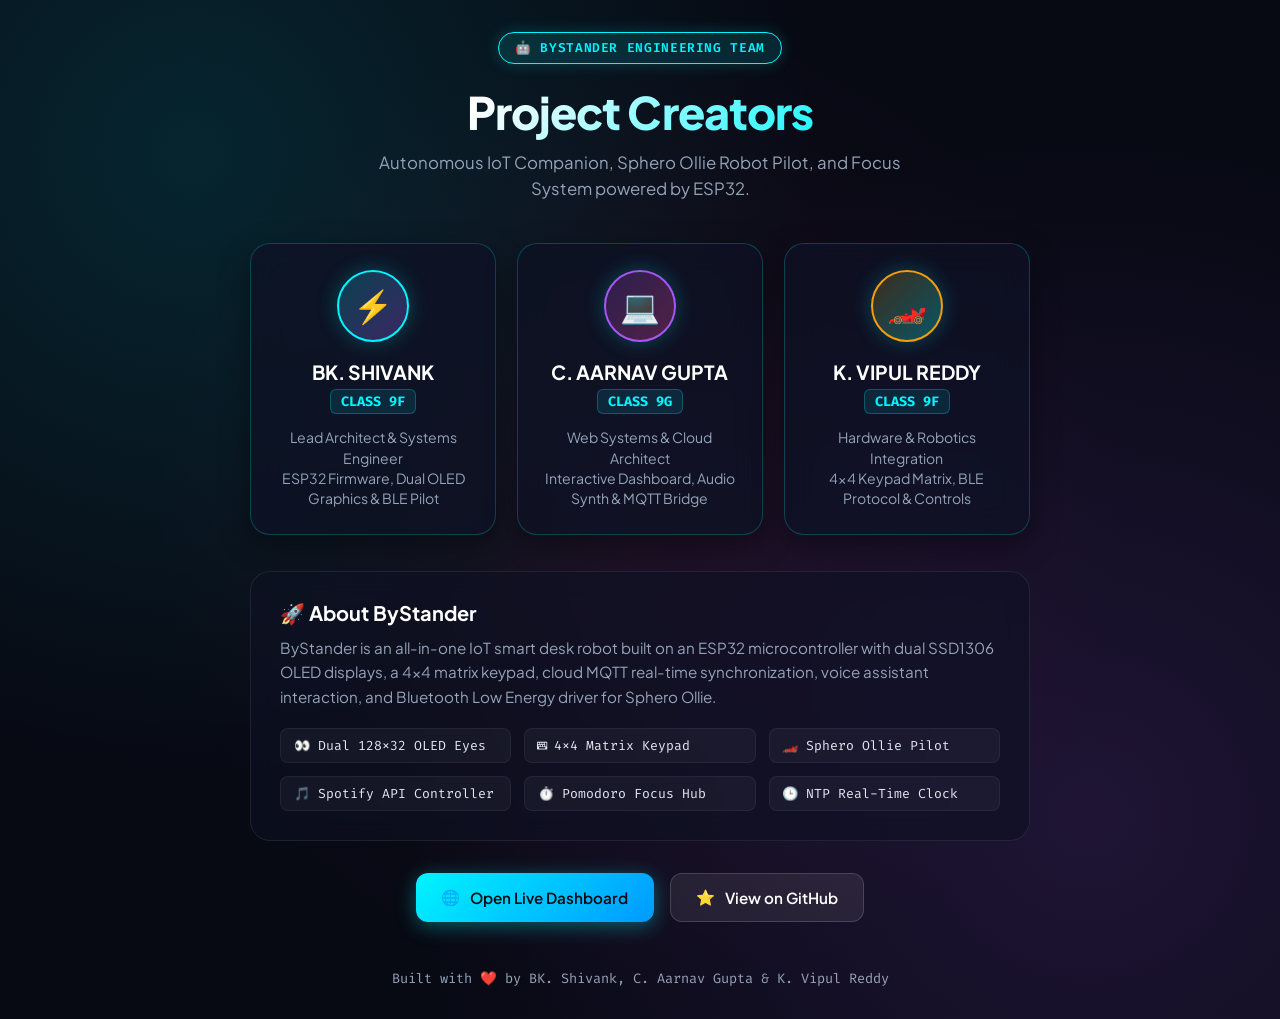
<file: docs/bio.html>
<!DOCTYPE html>
<html lang="en">
<head>
  <meta charset="UTF-8">
  <meta name="viewport" content="width=device-width, initial-scale=1.0">
  <title>Creators Bio • ByStander (DeskBuddy)</title>
  <meta name="description" content="Meet the creators of ByStander (DeskBuddy) - BK. Shivank (9F), C. Aarnav Gupta (9G), and K. Vipul Reddy (9F).">
  <link rel="preconnect" href="https://fonts.googleapis.com">
  <link rel="preconnect" href="https://fonts.gstatic.com" crossorigin>
  <link href="https://fonts.googleapis.com/css2?family=Fira+Code:wght@400;600;700&family=Plus+Jakarta+Sans:wght@400;500;600;700;800&display=swap" rel="stylesheet">
  <style>
    :root {
      --bg-dark: #070913;
      --card-bg: rgba(14, 18, 36, 0.75);
      --card-border: rgba(0, 245, 255, 0.22);
      --accent-cyan: #00f5ff;
      --accent-purple: #a855f7;
      --accent-pink: #ec4899;
      --accent-gold: #f59e0b;
      --text-main: #f1f5f9;
      --text-sub: #94a3b8;
    }

    * {
      box-sizing: border-box;
      margin: 0;
      padding: 0;
    }

    body {
      background: var(--bg-dark);
      background-image: 
        radial-gradient(circle at 15% 15%, rgba(0, 245, 255, 0.12) 0%, transparent 45%),
        radial-gradient(circle at 85% 80%, rgba(168, 85, 247, 0.15) 0%, transparent 50%),
        radial-gradient(circle at 50% 50%, rgba(236, 72, 153, 0.08) 0%, transparent 60%);
      color: var(--text-main);
      font-family: 'Plus Jakarta Sans', -apple-system, BlinkMacSystemFont, sans-serif;
      min-height: 100vh;
      display: flex;
      flex-direction: column;
      align-items: center;
      padding: 2rem 1.2rem;
    }

    .container {
      width: 100%;
      max-width: 780px;
      margin: auto;
    }

    .badge-pill {
      display: inline-flex;
      align-items: center;
      gap: 0.5rem;
      padding: 0.4rem 1rem;
      border-radius: 999px;
      background: rgba(0, 245, 255, 0.12);
      border: 1px solid var(--accent-cyan);
      color: var(--accent-cyan);
      font-family: 'Fira Code', monospace;
      font-size: 0.8rem;
      font-weight: 600;
      letter-spacing: 0.05em;
      text-transform: uppercase;
      margin-bottom: 1.2rem;
      box-shadow: 0 0 15px rgba(0, 245, 255, 0.2);
    }

    .header {
      text-align: center;
      margin-bottom: 2.5rem;
    }

    .header h1 {
      font-size: clamp(2rem, 5vw, 2.8rem);
      font-weight: 800;
      letter-spacing: -0.02em;
      background: linear-gradient(135deg, #ffffff 30%, var(--accent-cyan) 80%, var(--accent-purple) 100%);
      -webkit-background-clip: text;
      -webkit-text-fill-color: transparent;
      margin-bottom: 0.6rem;
    }

    .header p {
      color: var(--text-sub);
      font-size: 1.05rem;
      max-width: 580px;
      margin: 0 auto;
      line-height: 1.6;
    }

    .creators-grid {
      display: grid;
      grid-template-columns: repeat(auto-fit, minmax(230px, 1fr));
      gap: 1.3rem;
      margin-bottom: 2.2rem;
    }

    .creator-card {
      background: var(--card-bg);
      border: 1px solid var(--card-border);
      border-radius: 20px;
      padding: 1.6rem 1.4rem;
      backdrop-filter: blur(16px);
      -webkit-backdrop-filter: blur(16px);
      text-align: center;
      position: relative;
      overflow: hidden;
      transition: transform 0.25s ease, box-shadow 0.25s ease, border-color 0.25s ease;
      box-shadow: 0 10px 30px rgba(0, 0, 0, 0.4);
    }

    .creator-card::before {
      content: '';
      position: absolute;
      top: 0; left: 0; right: 0;
      height: 3px;
      background: linear-gradient(90deg, var(--accent-cyan), var(--accent-purple));
      opacity: 0;
      transition: opacity 0.25s ease;
    }

    .creator-card:hover {
      transform: translateY(-5px);
      border-color: var(--accent-cyan);
      box-shadow: 0 15px 40px rgba(0, 245, 255, 0.22);
    }

    .creator-card:hover::before {
      opacity: 1;
    }

    .avatar-wrapper {
      width: 72px;
      height: 72px;
      margin: 0 auto 1.1rem;
      border-radius: 50%;
      display: flex;
      align-items: center;
      justify-content: center;
      font-size: 2rem;
      box-shadow: 0 0 20px rgba(0, 245, 255, 0.25);
    }

    .avatar-1 {
      background: linear-gradient(135deg, rgba(0, 245, 255, 0.2), rgba(168, 85, 247, 0.3));
      border: 2px solid var(--accent-cyan);
    }
    .avatar-2 {
      background: linear-gradient(135deg, rgba(168, 85, 247, 0.2), rgba(236, 72, 153, 0.3));
      border: 2px solid var(--accent-purple);
    }
    .avatar-3 {
      background: linear-gradient(135deg, rgba(245, 158, 11, 0.2), rgba(0, 245, 255, 0.3));
      border: 2px solid var(--accent-gold);
    }

    .creator-name {
      font-size: 1.22rem;
      font-weight: 700;
      margin-bottom: 0.35rem;
      color: #fff;
    }

    .creator-class {
      display: inline-block;
      font-family: 'Fira Code', monospace;
      font-size: 0.85rem;
      font-weight: 700;
      color: var(--accent-cyan);
      background: rgba(0, 245, 255, 0.1);
      padding: 0.2rem 0.65rem;
      border-radius: 6px;
      border: 1px solid rgba(0, 245, 255, 0.25);
      margin-bottom: 0.8rem;
    }

    .creator-role {
      font-size: 0.88rem;
      color: var(--text-sub);
      line-height: 1.45;
    }

    .project-card {
      background: rgba(14, 18, 36, 0.6);
      border: 1px solid rgba(255, 255, 255, 0.08);
      border-radius: 20px;
      padding: 1.8rem;
      margin-bottom: 2rem;
      backdrop-filter: blur(12px);
    }

    .project-card h3 {
      font-size: 1.25rem;
      font-weight: 700;
      margin-bottom: 0.6rem;
      color: #fff;
      display: flex;
      align-items: center;
      gap: 0.6rem;
    }

    .project-card p {
      color: var(--text-sub);
      font-size: 0.95rem;
      line-height: 1.6;
      margin-bottom: 1.2rem;
    }

    .features-list {
      display: grid;
      grid-template-columns: repeat(auto-fit, minmax(200px, 1fr));
      gap: 0.8rem;
      font-family: 'Fira Code', monospace;
      font-size: 0.82rem;
      color: #e2e8f0;
    }

    .feature-item {
      display: flex;
      align-items: center;
      gap: 0.5rem;
      background: rgba(255, 255, 255, 0.04);
      padding: 0.5rem 0.8rem;
      border-radius: 8px;
      border: 1px solid rgba(255, 255, 255, 0.06);
    }

    .cta-group {
      display: flex;
      gap: 1rem;
      justify-content: center;
      flex-wrap: wrap;
    }

    .btn {
      display: inline-flex;
      align-items: center;
      gap: 0.6rem;
      padding: 0.85rem 1.6rem;
      border-radius: 12px;
      font-weight: 600;
      font-size: 0.95rem;
      text-decoration: none;
      transition: all 0.2s ease;
      cursor: pointer;
    }

    .btn-primary {
      background: linear-gradient(135deg, var(--accent-cyan), #0099ff);
      color: #070913;
      box-shadow: 0 4px 20px rgba(0, 245, 255, 0.35);
    }

    .btn-primary:hover {
      box-shadow: 0 6px 25px rgba(0, 245, 255, 0.55);
      transform: translateY(-2px);
    }

    .btn-secondary {
      background: rgba(255, 255, 255, 0.08);
      color: #fff;
      border: 1px solid rgba(255, 255, 255, 0.15);
    }

    .btn-secondary:hover {
      background: rgba(255, 255, 255, 0.14);
      transform: translateY(-2px);
    }

    .footer {
      text-align: center;
      margin-top: 3rem;
      color: var(--text-sub);
      font-size: 0.85rem;
      font-family: 'Fira Code', monospace;
    }
  </style>
</head>
<body>
  <div class="container">
    <div class="header">
      <div class="badge-pill">🤖 ByStander Engineering Team</div>
      <h1>Project Creators</h1>
      <p>Autonomous IoT Companion, Sphero Ollie Robot Pilot, and Focus System powered by ESP32.</p>
    </div>

    <!-- Creators Grid -->
    <div class="creators-grid">
      <!-- Creator 1 -->
      <div class="creator-card">
        <div class="avatar-wrapper avatar-1">⚡</div>
        <h2 class="creator-name">BK. SHIVANK</h2>
        <span class="creator-class">CLASS 9F</span>
        <p class="creator-role">Lead Architect & Systems Engineer<br>ESP32 Firmware, Dual OLED Graphics & BLE Pilot</p>
      </div>

      <!-- Creator 2 -->
      <div class="creator-card">
        <div class="avatar-wrapper avatar-2">💻</div>
        <h2 class="creator-name">C. AARNAV GUPTA</h2>
        <span class="creator-class">CLASS 9G</span>
        <p class="creator-role">Web Systems & Cloud Architect<br>Interactive Dashboard, Audio Synth & MQTT Bridge</p>
      </div>

      <!-- Creator 3 -->
      <div class="creator-card">
        <div class="avatar-wrapper avatar-3">🏎️</div>
        <h2 class="creator-name">K. VIPUL REDDY</h2>
        <span class="creator-class">CLASS 9F</span>
        <p class="creator-role">Hardware & Robotics Integration<br>4x4 Keypad Matrix, BLE Protocol & Controls</p>
      </div>
    </div>

    <!-- Project Highlights -->
    <div class="project-card">
      <h3>🚀 About ByStander</h3>
      <p>
        ByStander is an all-in-one IoT smart desk robot built on an ESP32 microcontroller with dual SSD1306 OLED displays, a 4x4 matrix keypad, cloud MQTT real-time synchronization, voice assistant interaction, and Bluetooth Low Energy driver for Sphero Ollie.
      </p>
      <div class="features-list">
        <div class="feature-item"><span>👀</span> Dual 128x32 OLED Eyes</div>
        <div class="feature-item"><span>⌨️</span> 4x4 Matrix Keypad</div>
        <div class="feature-item"><span>🏎️</span> Sphero Ollie Pilot</div>
        <div class="feature-item"><span>🎵</span> Spotify API Controller</div>
        <div class="feature-item"><span>⏱️</span> Pomodoro Focus Hub</div>
        <div class="feature-item"><span>🕒</span> NTP Real-Time Clock</div>
      </div>
    </div>

    <!-- Actions -->
    <div class="cta-group">
      <a href="./" class="btn btn-primary">
        <span>🌐</span> Open Live Dashboard
      </a>
      <a href="https://github.com/ShivankVibes/ByStander" target="_blank" rel="noopener" class="btn btn-secondary">
        <span>⭐</span> View on GitHub
      </a>
    </div>

    <div class="footer">
      Built with ❤️ by BK. Shivank, C. Aarnav Gupta & K. Vipul Reddy
    </div>
  </div>
</body>
</html>
</file>
